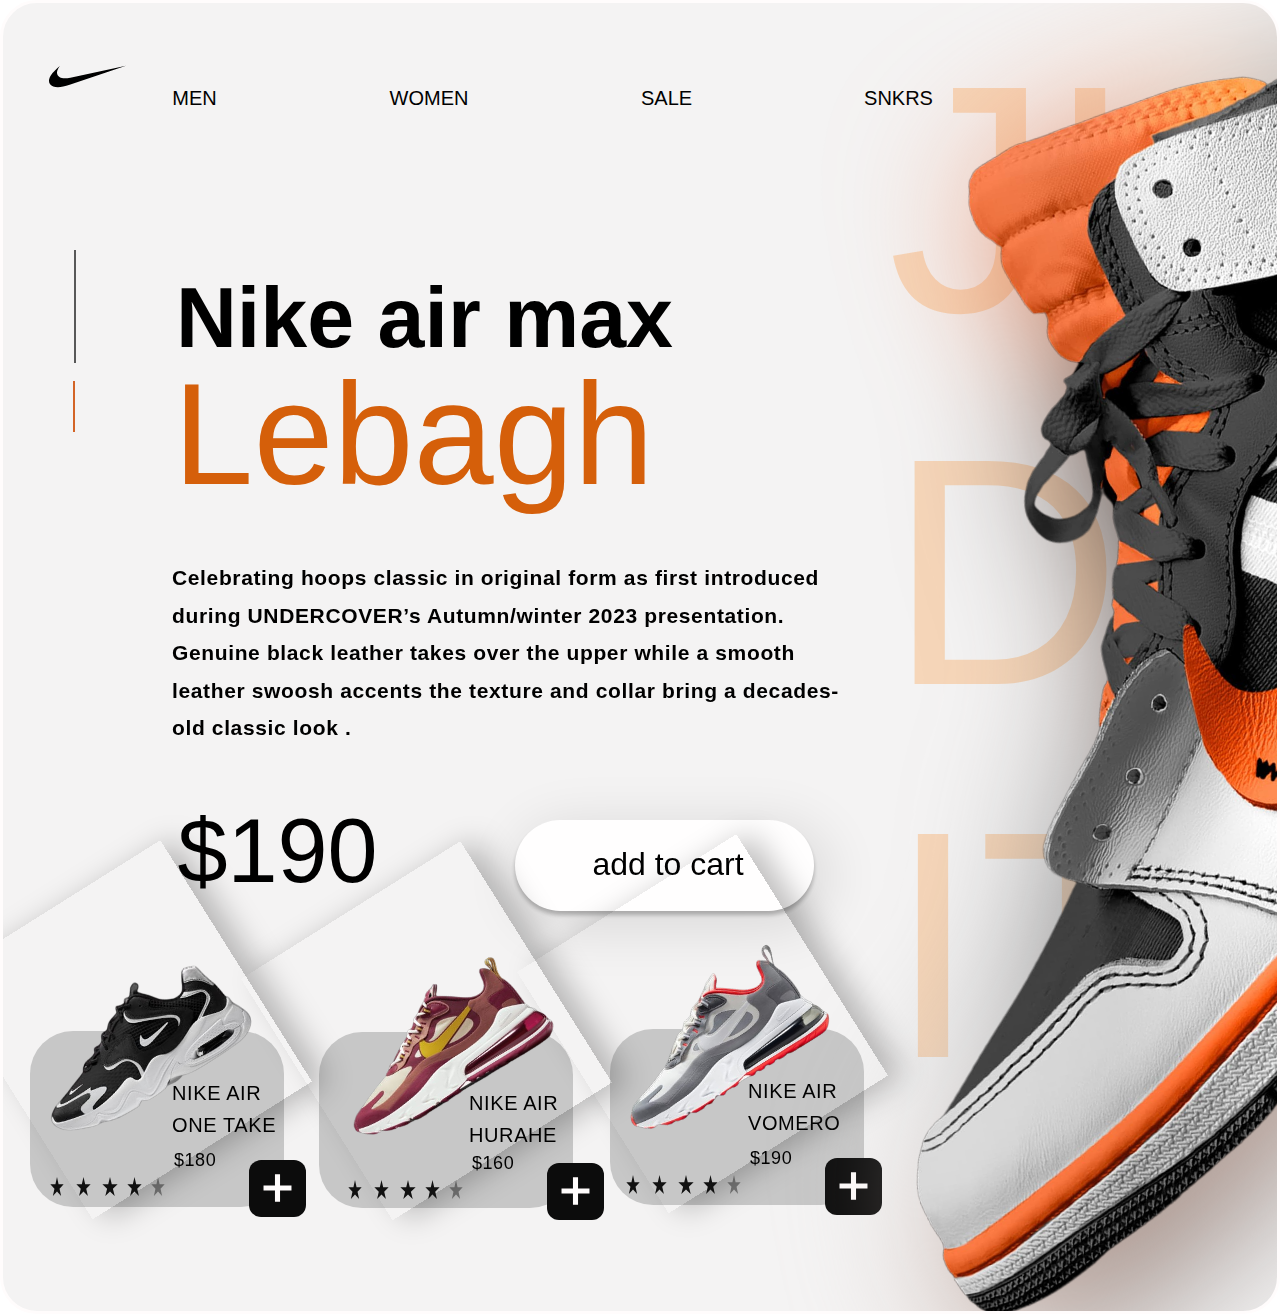
<file: Shoe_Ad/index.html>
<!DOCTYPE html>
<html lang="en">
<head>
  <meta charset="UTF-8">
  <meta http-equiv="X-UA-Compatible" content="IE=edge">
  <meta name="viewport" content="width=device-width, initial-scale=1.0">
  <link rel="stylesheet" href="./vars.css">
  <link rel="stylesheet" href="./style.css">
  
  
  <style>
   a,
   button,
   input,
   select,
   h1,
   h2,
   h3,
   h4,
   h5,
   * {
       box-sizing: border-box;
       margin: 0;
       padding: 0;
       border: none;
       text-decoration: none;
       background: none;
   
       -webkit-font-smoothing: antialiased;
   }
   
   menu, ol, ul {
       list-style-type: none;
       margin: 0;
       padding: 0;
   }
   </style>
  <title>Document</title>
</head>
<body>
  <div class="frame">
    <div class="men">men</div>
    <div class="women">women</div>
    <div class="sale">sale</div>
    <div class="snkrs">snkrs</div>
    <img class="simple-icons-nike" src="simple-icons-nike0.svg" />
    <div class="nike-air-max">Nike air max</div>
    <div class="lebagh">Lebagh</div>
    <div class="_190">
      $190
      <br />
    </div>
    <div class="rectangle-1"></div>
    <div class="add-to-cart">add to cart</div>
    <div
      class="[base64]"
    >
      <span>
        <span
          class="[base64]"
        >
          Celebrating hoops classic in original form as first introduced during
          UNDERCOVER’s Autumn/winter 2023 presentation. Genuine black leather
          takes over the upper while a smooth leather swoosh accents the texture
          and collar bring a decades-old classic look
        </span>
        <span
          class="[base64]"
        >
          .
        </span>
      </span>
    </div>
    <img class="vector-1" src="vector-10.svg" />
    <img class="vector-2" src="vector-20.svg" />
    <img class="vector-3" src="vector-30.svg" />
    <div class="just-do-it">just do it</div>
    <div class="rectangle-2"></div>
    <div class="rectangle-4"></div>
    <div class="rectangle-6"></div>
    <img class="img-20230911-wa-0021-1" src="img-20230911-wa-0021-10.png" />
    <img class="img-20230911-wa-0021-3" src="img-20230911-wa-0021-30.png" />
    <img class="img-20230911-wa-0021-5" src="img-20230911-wa-0021-50.png" />
    <img class="img-20230911-wa-0021-2" src="img-20230911-wa-0021-20.png" />
    <img class="img-20230911-wa-0021-4" src="img-20230911-wa-0021-40.png" />
    <img class="img-20230911-wa-0021-6" src="img-20230911-wa-0021-60.png" />
    <div class="nike-air-one-take">Nike air one take</div>
    <div class="nike-air-hurahe">
      Nike air hurahe
      <br />
    </div>
    <div class="nike-air-vomero">
      Nike air vomero
      <br />
    </div>
    <div class="_180">
      $180
      <br />
    </div>
    <div class="_160">
      $160
      <br />
      <br />
    </div>
    <div class="_1902">
      $190
      <br />
      <br />
    </div>
    <img class="star-1" src="star-10.svg" />
    <img class="star-6" src="star-60.svg" />
    <img class="star-11" src="star-110.svg" />
    <img class="star-2" src="star-20.svg" />
    <img class="star-7" src="star-70.svg" />
    <img class="star-12" src="star-120.svg" />
    <img class="star-3" src="star-30.svg" />
    <img class="star-8" src="star-80.svg" />
    <img class="star-13" src="star-130.svg" />
    <img class="star-4" src="star-40.svg" />
    <img class="star-9" src="star-90.svg" />
    <img class="star-14" src="star-140.svg" />
    <img class="star-5" src="star-50.svg" />
    <img class="star-10" src="star-100.svg" />
    <img class="star-15" src="star-150.svg" />
    <div class="rectangle-3"></div>
    <div class="rectangle-5"></div>
    <div class="rectangle-7"></div>
    <img class="tdesign-plus" src="tdesign-plus0.svg" />
    <img class="tdesign-plus2" src="tdesign-plus1.svg" />
    <img class="tdesign-plus3" src="tdesign-plus2.svg" />
    <div class="line-1"></div>
    <div class="line-2"></div>
    <div class="frame-1"></div>
    <img class="shoe-1" src="shoe-10.png" />
    <img class="shoe-2" src="shoe-20.png" />
  </div>
  
</body>
</html>
</file>
<file: Shoe_Ad/vars.css>
/* Figma Styles of your File */
:root {
  /* Colors */
  /* Fonts */
  /* Effects */
}
</file>
<file: Shoe_Ad/style.css>
.frame,
.frame * {
  box-sizing: border-box;
}
.frame {
  background: rgba(197, 193, 193, 0.19);
  border-radius: 37px;
  border-style: solid;
  border-color: #fffcfc;
  border-width: 3px;
  height: 1314px;
  position: relative;
  overflow: hidden;
}
.men {
  color: #000000;
  text-align: center;
  font-family: "Inter-Medium", sans-serif;
  font-size: 20px;
  font-weight: 500;
  text-transform: uppercase;
  position: absolute;
  left: 169px;
  top: 84px;
  width: 45px;
  height: 10px;
}
.women {
  color: #000000;
  text-align: center;
  font-family: "Inter-Medium", sans-serif;
  font-size: 20px;
  font-weight: 500;
  text-transform: uppercase;
  position: absolute;
  left: 386px;
  top: 84px;
  width: 80px;
  height: 10px;
}
.sale {
  color: #000000;
  text-align: center;
  font-family: "Inter-Medium", sans-serif;
  font-size: 20px;
  font-weight: 500;
  text-transform: uppercase;
  position: absolute;
  left: 638px;
  top: 84px;
  width: 51px;
  height: 10px;
}
.snkrs {
  color: #000000;
  text-align: center;
  font-family: "Inter-Medium", sans-serif;
  font-size: 20px;
  font-weight: 500;
  text-transform: uppercase;
  position: absolute;
  left: 861px;
  top: 84px;
  width: 69px;
  height: 10px;
}
.simple-icons-nike {
  width: 77px;
  height: 61px;
  position: absolute;
  left: 46px;
  top: 43px;
  overflow: visible;
}
.nike-air-max {
  color: #000000;
  text-align: center;
  font-family: "Inter-Bold", sans-serif;
  font-size: 84.36866760253906px;
  font-weight: 700;
  position: absolute;
  left: -122px;
  top: 267px;
  width: 1087px;
  height: 163.55px;
}
.lebagh {
  color: #d55f0a;
  text-align: center;
  font-family: "Inter-Light", sans-serif;
  font-size: 144px;
  font-weight: 300;
  position: absolute;
  left: 142px;
  top: 349px;
  width: 537.14px;
  height: 194px;
}
._190 {
  color: #000000;
  text-align: center;
  font-family: "Inter-Regular", sans-serif;
  font-size: 90px;
  font-weight: 400;
  position: absolute;
  left: 96px;
  top: 797px;
  width: 357px;
  height: 161px;
}
.rectangle-1 {
  background: #fffefe;
  border-radius: 100px;
  width: 299px;
  height: 91px;
  position: absolute;
  left: 512px;
  top: 817px;
  box-shadow: 0px 4px 4px 0px rgba(0, 0, 0, 0.25),
    8px 11px 53px 8px rgba(0, 0, 0, 0.1);
  backdrop-filter: blur(5px);
}
.add-to-cart {
  color: #000000;
  text-align: center;
  font-family: "Inter-Medium", sans-serif;
  font-size: 32px;
  font-weight: 500;
  position: absolute;
  left: 484px;
  top: 843px;
  width: 362px;
  height: 82px;
}
.[base64] {
  color: #000000;
  text-align: left;
  font-family: "Inter-SemiBold", sans-serif;
  font-size: 21px;
  line-height: 179.52%;
  letter-spacing: 0.03em;
  font-weight: 600;
  position: absolute;
  left: 169px;
  top: 556px;
  width: 685.22px;
  height: 198.15px;
}
.[base64] {
}
.[base64] {
  text-transform: lowercase;
}
.vector-1 {
  width: 1622px;
  height: 0px;
  position: absolute;
  left: 0px;
  top: 198px;
  transform: translate(0px, -1px);
  overflow: visible;
}
.vector-2 {
  width: 1622px;
  height: 0px;
  position: absolute;
  left: 0px;
  top: 199px;
  transform: translate(0px, -1px);
  overflow: visible;
}
.vector-3 {
  width: 1622px;
  height: 0px;
  position: absolute;
  left: 3px;
  top: 945px;
  transform: translate(0px, -0.5px);
  overflow: visible;
}
.just-do-it {
  color: rgba(251, 168, 91, 0.38);
  text-align: left;
  font-family: "Inter-Thin", sans-serif;
  font-size: 324px;
  font-weight: 100;
  text-transform: uppercase;
  position: absolute;
  left: 885px;
  top: 10px;
  width: 840px;
  height: 573px;
}
.rectangle-2 {
  background: #c7c7c7;
  border-radius: 43px;
  width: 254px;
  height: 176px;
  position: absolute;
  left: 27px;
  top: 1028px;
}
.rectangle-4 {
  background: #c7c7c7;
  border-radius: 43px;
  width: 254px;
  height: 176px;
  position: absolute;
  left: 316px;
  top: 1029px;
}
.rectangle-6 {
  background: #c7c7c7;
  border-radius: 43px;
  width: 254px;
  height: 176px;
  position: absolute;
  left: 607px;
  top: 1026px;
}
.img-20230911-wa-0021-1 {
  width: 258.99px;
  height: 284.57px;
  position: absolute;
  left: -62px;
  top: 974.8px;
  box-shadow: 14px 8px 30px 0px rgba(0, 0, 0, 0.25);
  transform-origin: 0 0;
  transform: rotate(-32.145deg) scale(1, 1);
  object-fit: cover;
}
.img-20230911-wa-0021-3 {
  width: 258.99px;
  height: 284.57px;
  position: absolute;
  left: 238px;
  top: 975.8px;
  box-shadow: 14px 8px 30px 0px rgba(0, 0, 0, 0.25);
  transform-origin: 0 0;
  transform: rotate(-32.145deg) scale(1, 1);
  object-fit: cover;
}
.img-20230911-wa-0021-5 {
  width: 258.99px;
  height: 284.57px;
  position: absolute;
  left: 514px;
  top: 968.8px;
  box-shadow: 14px 8px 30px 0px rgba(0, 0, 0, 0.25);
  transform-origin: 0 0;
  transform: rotate(-32.145deg) scale(1, 1);
  object-fit: cover;
}
.img-20230911-wa-0021-2 {
  width: 258.99px;
  height: 284.57px;
  position: absolute;
  left: -62px;
  top: 975.8px;
  transform-origin: 0 0;
  transform: rotate(-32.145deg) scale(1, 1);
  object-fit: cover;
}
.img-20230911-wa-0021-4 {
  width: 258.99px;
  height: 284.57px;
  position: absolute;
  left: 236px;
  top: 975.8px;
  transform-origin: 0 0;
  transform: rotate(-32.145deg) scale(1, 1);
  object-fit: cover;
}
.img-20230911-wa-0021-6 {
  width: 258.99px;
  height: 284.57px;
  position: absolute;
  left: 514px;
  top: 970.8px;
  transform-origin: 0 0;
  transform: rotate(-32.145deg) scale(1, 1);
  object-fit: cover;
}
.nike-air-one-take {
  color: #000000;
  text-align: left;
  font-family: "Inter-Medium", sans-serif;
  font-size: 20px;
  line-height: 162.52%;
  letter-spacing: 0.03em;
  font-weight: 500;
  text-transform: uppercase;
  position: absolute;
  left: 169px;
  top: 1074px;
  width: 112px;
  height: 42px;
}
.nike-air-hurahe {
  color: #000000;
  text-align: left;
  font-family: "Inter-Medium", sans-serif;
  font-size: 20px;
  line-height: 162.52%;
  letter-spacing: 0.03em;
  font-weight: 500;
  text-transform: uppercase;
  position: absolute;
  left: 466px;
  top: 1084px;
  width: 112px;
  height: 42px;
}
.nike-air-vomero {
  color: #000000;
  text-align: left;
  font-family: "Inter-Medium", sans-serif;
  font-size: 20px;
  line-height: 162.52%;
  letter-spacing: 0.03em;
  font-weight: 500;
  text-transform: uppercase;
  position: absolute;
  left: 745px;
  top: 1072px;
  width: 112px;
  height: 42px;
}
._180 {
  color: #000000;
  text-align: left;
  font-family: "Inter-Regular", sans-serif;
  font-size: 18px;
  line-height: 162.52%;
  letter-spacing: 0.03em;
  font-weight: 400;
  text-transform: uppercase;
  position: absolute;
  left: 171px;
  top: 1143px;
  width: 86px;
  height: 42px;
}
._160 {
  color: #000000;
  text-align: left;
  font-family: "Inter-Regular", sans-serif;
  font-size: 18px;
  line-height: 162.52%;
  letter-spacing: 0.03em;
  font-weight: 400;
  text-transform: uppercase;
  position: absolute;
  left: 469px;
  top: 1146px;
  width: 86px;
  height: 42px;
}
._1902 {
  color: #000000;
  text-align: left;
  font-family: "Inter-Regular", sans-serif;
  font-size: 18px;
  line-height: 162.52%;
  letter-spacing: 0.03em;
  font-weight: 400;
  text-transform: uppercase;
  position: absolute;
  left: 747px;
  top: 1141px;
  width: 86px;
  height: 42px;
}
.star-1 {
  width: 14px;
  height: 21px;
  position: absolute;
  left: 47px;
  top: 1174px;
  overflow: visible;
}
.star-6 {
  width: 14px;
  height: 21px;
  position: absolute;
  left: 345px;
  top: 1177px;
  overflow: visible;
}
.star-11 {
  width: 14px;
  height: 21px;
  position: absolute;
  left: 623px;
  top: 1172px;
  overflow: visible;
}
.star-2 {
  width: 15px;
  height: 21px;
  position: absolute;
  left: 73px;
  top: 1174px;
  overflow: visible;
}
.star-7 {
  width: 15px;
  height: 21px;
  position: absolute;
  left: 371px;
  top: 1177px;
  overflow: visible;
}
.star-12 {
  width: 15px;
  height: 21px;
  position: absolute;
  left: 649px;
  top: 1172px;
  overflow: visible;
}
.star-3 {
  width: 16px;
  height: 21px;
  position: absolute;
  left: 99px;
  top: 1174px;
  overflow: visible;
}
.star-8 {
  width: 16px;
  height: 21px;
  position: absolute;
  left: 397px;
  top: 1177px;
  overflow: visible;
}
.star-13 {
  width: 16px;
  height: 21px;
  position: absolute;
  left: 675px;
  top: 1172px;
  overflow: visible;
}
.star-4 {
  width: 15px;
  height: 21px;
  position: absolute;
  left: 124px;
  top: 1174px;
  overflow: visible;
}
.star-9 {
  width: 15px;
  height: 21px;
  position: absolute;
  left: 422px;
  top: 1177px;
  overflow: visible;
}
.star-14 {
  width: 15px;
  height: 21px;
  position: absolute;
  left: 700px;
  top: 1172px;
  overflow: visible;
}
.star-5 {
  width: 14px;
  height: 21px;
  position: absolute;
  left: 148px;
  top: 1174px;
  overflow: visible;
}
.star-10 {
  width: 14px;
  height: 21px;
  position: absolute;
  left: 446px;
  top: 1177px;
  overflow: visible;
}
.star-15 {
  width: 14px;
  height: 21px;
  position: absolute;
  left: 724px;
  top: 1172px;
  overflow: visible;
}
.rectangle-3 {
  background: #0c0c0c;
  border-radius: 12px;
  width: 57px;
  height: 57px;
  position: absolute;
  left: 246px;
  top: 1157px;
}
.rectangle-5 {
  background: #0c0c0c;
  border-radius: 12px;
  width: 57px;
  height: 57px;
  position: absolute;
  left: 544px;
  top: 1160px;
}
.rectangle-7 {
  background: #0c0c0c;
  border-radius: 12px;
  width: 57px;
  height: 57px;
  position: absolute;
  left: 822px;
  top: 1155px;
}
.tdesign-plus {
  border-radius: 12px;
  width: 61px;
  height: 60px;
  position: absolute;
  left: 244px;
  top: 1155px;
  overflow: visible;
}
.tdesign-plus2 {
  border-radius: 12px;
  width: 61px;
  height: 60px;
  position: absolute;
  left: 542px;
  top: 1158px;
  overflow: visible;
}
.tdesign-plus3 {
  border-radius: 12px;
  width: 61px;
  height: 60px;
  position: absolute;
  left: 820px;
  top: 1153px;
  overflow: visible;
}
.line-1 {
  margin-top: -2px;
  border-style: solid;
  border-color: rgba(0, 0, 0, 0.64);
  border-width: 2px 0 0 0;
  width: 113px;
  height: 0px;
  position: absolute;
  left: 73px;
  top: 249px;
  transform-origin: 0 0;
  transform: rotate(90deg) scale(1, 1);
}
.line-2 {
  margin-top: -2px;
  border-style: solid;
  border-color: #d36426;
  border-width: 2px 0 0 0;
  width: 51px;
  height: 0px;
  position: absolute;
  left: 72px;
  top: 380px;
  transform-origin: 0 0;
  transform: rotate(90deg) scale(1, 1);
}
.frame-1 {
  width: 76px;
  height: 140px;
  position: absolute;
  left: 1246px;
  top: 249px;
  overflow: hidden;
}
.shoe-1 {
  width: 1545px;
  height: 1880px;
  position: absolute;
  left: 431px;
  top: -163.87px;
  transform-origin: 0 0;
  transform: rotate(-11.428deg) scale(1, 1);
  filter: blur(79px);
  object-fit: cover;
}
.shoe-2 {
  width: 1545px;
  height: 1880px;
  position: absolute;
  left: 401px;
  top: -180.87px;
  transform-origin: 0 0;
  transform: rotate(-11.428deg) scale(1, 1);
  object-fit: cover;
}
</file>
